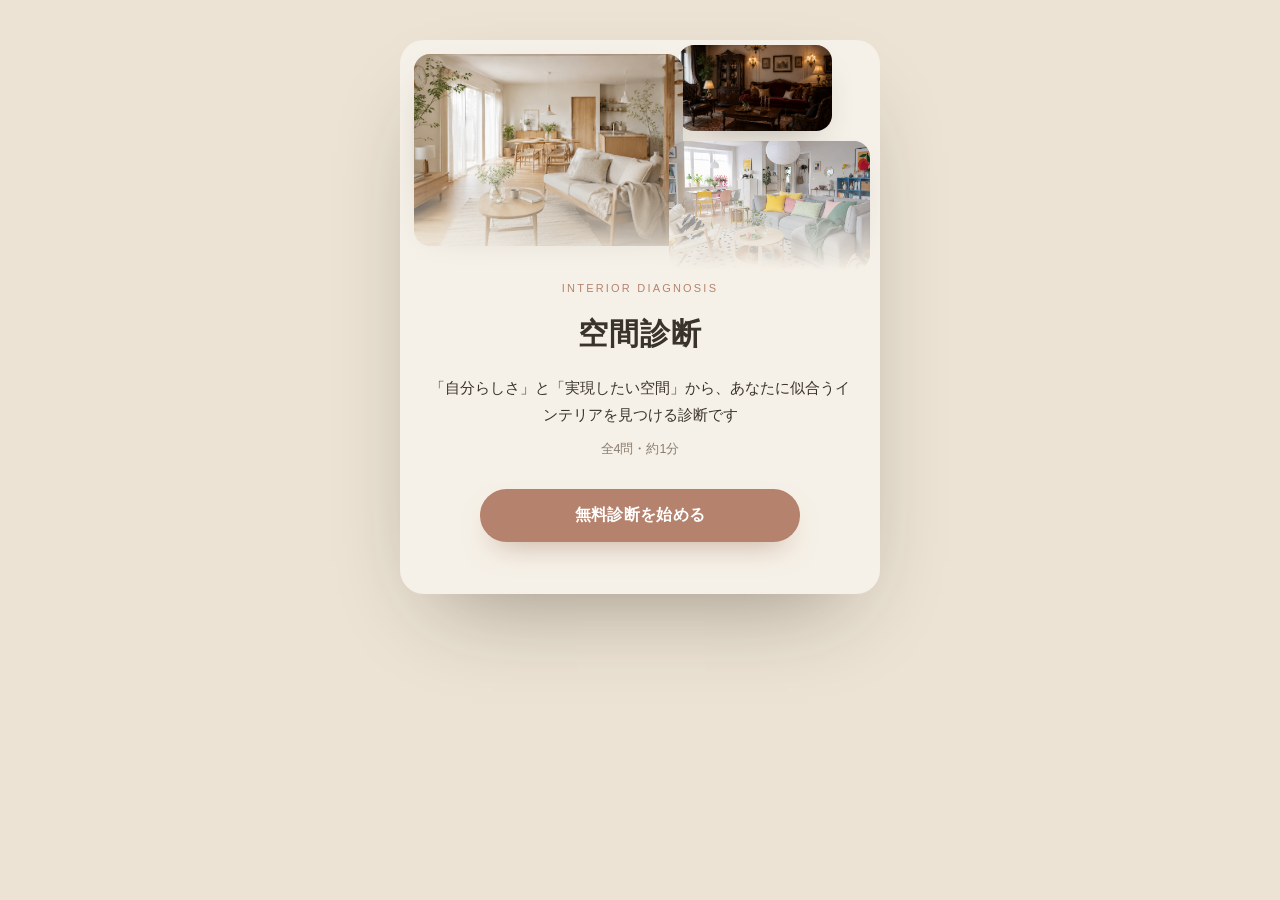
<file: index.html>
<!DOCTYPE html>
<html lang="ja">
<head>
<meta charset="UTF-8">
<meta name="viewport" content="width=device-width, initial-scale=1.0, viewport-fit=cover">
<title>空間診断｜あなたに似合うインテリアを見つける</title>
<meta name="description" content="「自分らしさ」と「実現したい空間」から、あなたに似合うインテリアを見つける空間診断です。全4問・約1分。">
<link rel="stylesheet" href="css/style.css">
</head>
<body>
<div id="app"></div>

<script src="js/data.js"></script>
<script src="js/engine.js"></script>
<script src="js/app.js"></script>
</body>
</html>
</file>
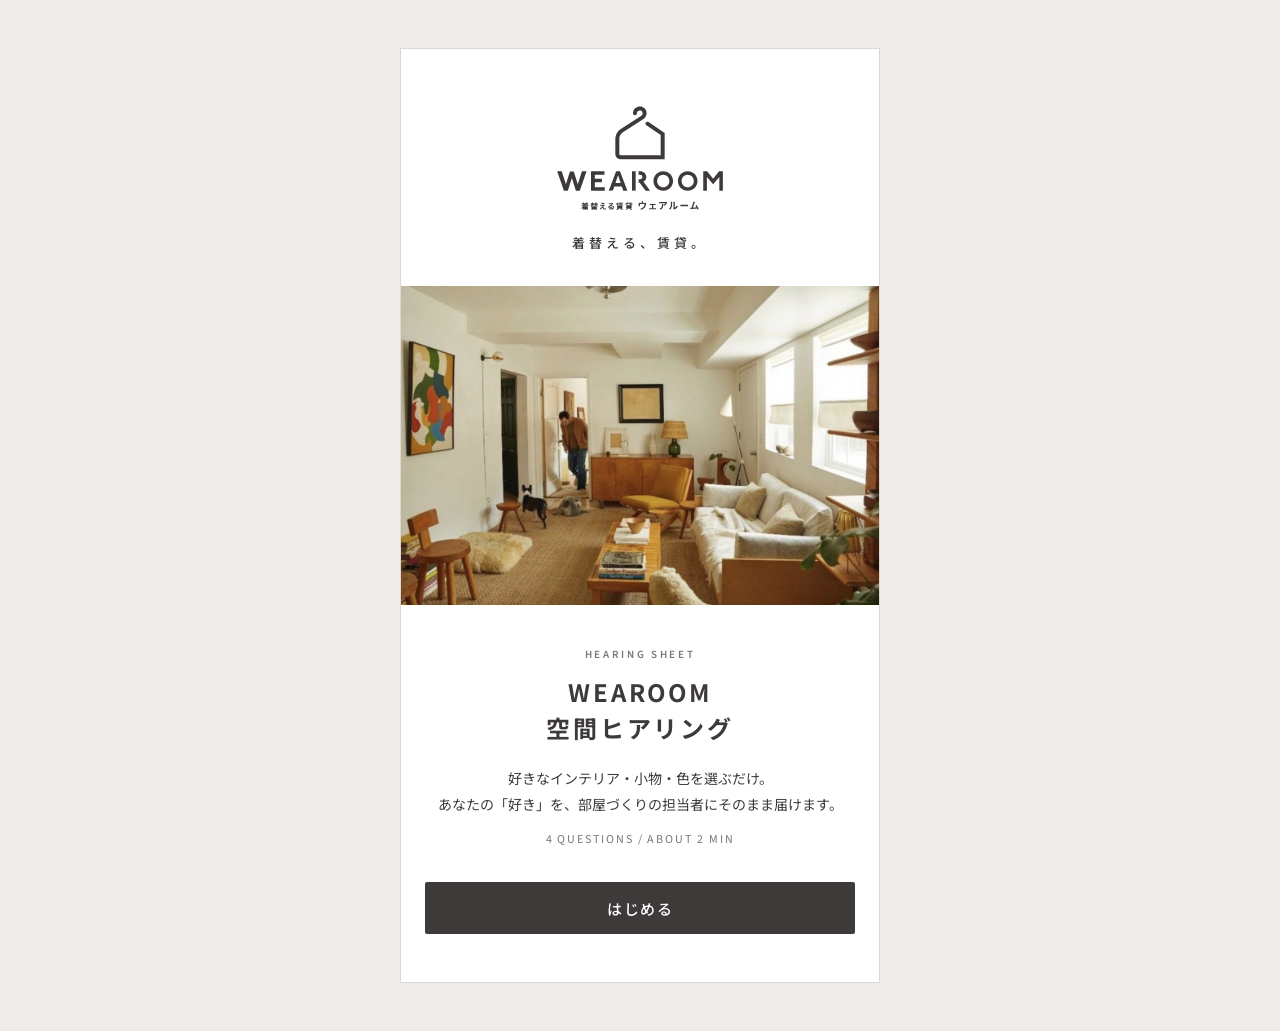
<file: wearoom.html>
<!DOCTYPE html>
<html lang="ja">
<head>
<meta charset="UTF-8">
<meta name="viewport" content="width=device-width, initial-scale=1.0, viewport-fit=cover">
<title>WEAROOM 空間ヒアリング｜着替える、賃貸。</title>
<meta name="description" content="好きなインテリア・小物・色を選ぶだけ。あなたの「好き」を WEAROOM の担当者にそのまま届けるヒアリングシートです。全4問・約2分。">
<meta name="robots" content="noindex">
<link rel="preconnect" href="https://fonts.googleapis.com">
<link rel="preconnect" href="https://fonts.gstatic.com" crossorigin>
<link href="https://fonts.googleapis.com/css2?family=Noto+Sans+JP:wght@400;500;700&family=Source+Sans+3:wght@400;600&display=swap" rel="stylesheet">
<link rel="stylesheet" href="css/wearoom.css?v=20261019b">
</head>
<body>
<div id="app"></div>

<script src="js/config.js?v=20261019b"></script>
<script src="js/data.js?v=20261019b"></script>
<script src="js/engine.js?v=20261019b"></script>
<script src="js/submission.js?v=20261019b"></script>
<script src="js/sheet.js?v=20261019b"></script>
</body>
</html>
</file>
<file: css/style.css>
/* ==========================================================
   空間診断 — style.css
   スマホファースト・オフライン動作・外部フォント不使用
   ========================================================== */

:root {
  --bg: #f6f1e8;
  --page-bg: #ece3d4;
  --surface: #ffffff;
  --text: #3a332c;
  --text-soft: #8a7d70;
  --accent: #b5836d;
  --accent-dark: #96654f;
  --line: #e5d9c8;
  --shadow-sm: 0 8px 20px -14px rgba(58, 51, 44, 0.35);
  --shadow-md: 0 16px 36px -18px rgba(58, 51, 44, 0.4);
  --radius-lg: 24px;
  --radius-md: 14px;
  --radius-sm: 8px;
}

*,
*::before,
*::after {
  box-sizing: border-box;
}

html,
body {
  margin: 0;
  padding: 0;
}

body {
  font-family: -apple-system, BlinkMacSystemFont, "Hiragino Kaku Gothic ProN",
    "Hiragino Sans", "Yu Gothic Medium", "Yu Gothic", Meiryo, sans-serif;
  background: var(--page-bg);
  color: var(--text);
  line-height: 1.6;
  -webkit-font-smoothing: antialiased;
}

button {
  font-family: inherit;
  cursor: pointer;
  border: none;
  background: none;
  color: inherit;
}

img {
  display: block;
  max-width: 100%;
}

h1,
h2,
h3,
p {
  margin: 0;
}

#app {
  background: var(--bg);
  min-height: 100vh;
  position: relative;
}

@media (min-width: 560px) {
  body {
    padding: 40px 16px;
  }
  #app {
    max-width: 480px;
    margin: 0 auto;
    border-radius: var(--radius-lg);
    box-shadow: 0 40px 90px -40px rgba(40, 30, 20, 0.45);
    overflow: hidden;
    min-height: auto;
  }
}

/* ---------- 共通ボタン ---------- */
.btn-primary {
  display: inline-flex;
  align-items: center;
  justify-content: center;
  width: 100%;
  padding: 16px 20px;
  background: var(--accent);
  color: #fff;
  font-size: 15.5px;
  font-weight: 700;
  letter-spacing: 0.02em;
  border-radius: 999px;
  box-shadow: 0 14px 30px -14px rgba(150, 101, 79, 0.55);
  transition: transform 0.2s ease, opacity 0.2s ease, box-shadow 0.2s ease;
}
.btn-primary:active {
  transform: translateY(1px) scale(0.99);
}
.btn-primary:disabled {
  opacity: 0.35;
  box-shadow: none;
  cursor: not-allowed;
}

.link-back {
  font-size: 13px;
  color: var(--text-soft);
  text-decoration: underline;
  text-underline-offset: 3px;
  padding: 10px 4px;
  white-space: nowrap;
  flex-shrink: 0;
}

/* ---------- フェード・アニメーション ---------- */
@keyframes fadeInUp {
  from {
    opacity: 0;
    transform: translateY(12px);
  }
  to {
    opacity: 1;
    transform: none;
  }
}
.fade-in {
  animation: fadeInUp 0.55s ease both;
}

/* ==========================================================
   TOP 画面
   ========================================================== */
.screen-top {
  position: relative;
}
.hero-collage {
  position: relative;
  height: 240px;
  overflow: hidden;
}
.collage-photo {
  position: absolute;
  border-radius: 16px;
  overflow: hidden;
  box-shadow: var(--shadow-md);
  background: #ddd;
}
.collage-photo img {
  width: 100%;
  height: 100%;
  object-fit: cover;
}
.collage-photo.c1 {
  width: 56%;
  height: 80%;
  top: 6%;
  left: 3%;
  z-index: 2;
}
.collage-photo.c2 {
  width: 42%;
  height: 54%;
  bottom: 4%;
  right: 2%;
  z-index: 3;
}
.collage-photo.c3 {
  width: 32%;
  height: 36%;
  top: 2%;
  right: 10%;
  z-index: 1;
}
.hero-fade {
  position: absolute;
  inset: 0;
  background: linear-gradient(180deg, rgba(246, 241, 232, 0) 50%, var(--bg) 96%);
  z-index: 4;
}
.top-body {
  position: relative;
  z-index: 5;
  margin-top: -30px;
  padding: 30px 26px 52px;
  text-align: center;
}
.eyebrow {
  font-size: 11px;
  letter-spacing: 0.2em;
  color: var(--accent);
  text-transform: uppercase;
  margin-bottom: 12px;
}
.app-title {
  font-size: 30px;
  font-weight: 800;
  margin-bottom: 16px;
  letter-spacing: 0.04em;
}
.lead {
  font-size: 15px;
  line-height: 1.85;
  margin-bottom: 10px;
}
.sub-note {
  font-size: 12.5px;
  color: var(--text-soft);
  margin-bottom: 30px;
}
.btn-start {
  max-width: 320px;
  margin: 0 auto;
}

/* ==========================================================
   Q1〜Q4 質問画面
   ========================================================== */
.q-header {
  position: sticky;
  top: 0;
  z-index: 10;
  background: rgba(246, 241, 232, 0.94);
  backdrop-filter: blur(8px);
  padding: 16px 20px 10px;
}
.q-progress {
  height: 4px;
  background: var(--line);
  border-radius: 4px;
  overflow: hidden;
  margin-bottom: 8px;
}
.q-progress i {
  display: block;
  height: 100%;
  background: var(--accent);
  border-radius: 4px;
  transition: width 0.4s ease;
}
.q-meta {
  display: flex;
  justify-content: flex-end;
}
.q-count {
  font-size: 12.5px;
  color: var(--text-soft);
  letter-spacing: 0.04em;
}
.q-body {
  padding: 20px 20px 12px;
}
.q-title {
  font-size: 19px;
  font-weight: 700;
  margin-bottom: 6px;
  line-height: 1.5;
}
.q-note {
  font-size: 12.5px;
  color: var(--text-soft);
  margin-bottom: 20px;
}

.opt-grid {
  display: grid;
  grid-template-columns: 1fr 1fr;
  gap: 12px;
}

.opt-card {
  display: flex;
  flex-direction: column;
  align-items: stretch;
  text-align: left;
  background: var(--surface);
  border: 2px solid transparent;
  border-radius: var(--radius-md);
  padding: 6px;
  box-shadow: var(--shadow-sm);
  transition: transform 0.18s ease, border-color 0.18s ease, box-shadow 0.18s ease;
}
.opt-card:active {
  transform: scale(0.97);
}
.opt-card.is-selected {
  border-color: var(--accent);
  box-shadow: 0 10px 22px -12px rgba(181, 131, 109, 0.55);
  transform: scale(1.02);
}
.opt-thumb {
  position: relative;
  display: block;
  width: 100%;
  border-radius: 10px;
  overflow: hidden;
  background: #e9e2d4;
}
.opt-thumb.aspect-landscape {
  aspect-ratio: 4 / 3;
}
.opt-thumb.aspect-wide {
  /* 配色画像は切り抜かず全体を表示する */
  aspect-ratio: auto;
  background: #fff;
}
.opt-thumb img {
  width: 100%;
  height: 100%;
  object-fit: cover;
}
.opt-thumb.aspect-wide img {
  height: auto;
  object-fit: contain;
}
.opt-check {
  position: absolute;
  top: 6px;
  right: 6px;
  width: 22px;
  height: 22px;
  border-radius: 50%;
  background: var(--accent);
  color: #fff;
  font-size: 12px;
  line-height: 1;
  display: flex;
  align-items: center;
  justify-content: center;
  opacity: 0;
  transform: scale(0.5);
  transition: opacity 0.15s ease, transform 0.15s ease;
}
.opt-card.is-selected .opt-check {
  opacity: 1;
  transform: scale(1);
}
.opt-caption {
  margin-top: 6px;
  font-size: 12px;
  color: var(--text-soft);
  line-height: 1.4;
  padding: 0 2px 2px;
}

.q-footer {
  position: sticky;
  bottom: 0;
  left: 0;
  right: 0;
  background: rgba(246, 241, 232, 0.94);
  backdrop-filter: blur(8px);
  padding: 12px 20px calc(12px + env(safe-area-inset-bottom));
  border-top: 1px solid var(--line);
  margin-top: 24px;
}
.q-footer-inner {
  display: flex;
  align-items: center;
  gap: 16px;
  max-width: 480px;
  margin: 0 auto;
}
.q-footer-inner .btn-next {
  flex: 1;
}

@media (min-width: 560px) {
  .q-header {
    border-radius: var(--radius-lg) var(--radius-lg) 0 0;
  }
  .q-footer {
    border-radius: 0 0 var(--radius-lg) var(--radius-lg);
  }
}

/* ==========================================================
   診断中
   ========================================================== */
.screen-loading {
  min-height: 70vh;
  display: flex;
  flex-direction: column;
  align-items: center;
  justify-content: center;
  gap: 22px;
  text-align: center;
  padding: 40px 24px;
}
.spinner {
  width: 46px;
  height: 46px;
  border-radius: 50%;
  border: 4px solid var(--line);
  border-top-color: var(--accent);
  animation: spin 0.9s linear infinite;
}
@keyframes spin {
  to {
    transform: rotate(360deg);
  }
}
.loading-text {
  font-size: 14px;
  color: var(--text-soft);
  letter-spacing: 0.02em;
}

/* ==========================================================
   結果 LP
   ========================================================== */
.screen-result {
  padding: 34px 20px 56px;
}
.r-header {
  text-align: center;
  margin-bottom: 38px;
}
.r-kicker {
  font-size: 13px;
  color: var(--text-soft);
  letter-spacing: 0.08em;
  margin-bottom: 10px;
}
.r-name {
  font-size: 28px;
  font-weight: 800;
  margin-bottom: 14px;
  line-height: 1.35;
}
.r-catch {
  font-size: 14.5px;
  color: var(--text-soft);
  line-height: 1.85;
}
.lean-note {
  margin-top: 12px;
  font-size: 11.5px;
  color: var(--text-soft);
}

.r-section {
  margin-bottom: 42px;
}
.r-heading {
  font-size: 15px;
  font-weight: 700;
  margin-bottom: 18px;
  padding-left: 12px;
  border-left: 4px solid var(--accent);
}

/* 4象限マップ */
.quadrant-map {
  width: 100%;
  max-width: 320px;
  display: block;
  margin: 0 auto;
  overflow: visible;
}
.map-axis {
  stroke: var(--line);
  stroke-width: 1.5;
}
.map-axis-label {
  font-size: 10.5px;
  fill: var(--text-soft);
}
.map-label {
  font-size: 9.5px;
  text-anchor: middle;
}
.map-user-dot {
  fill: #fff;
  stroke: var(--text);
  stroke-width: 2;
}
.map-user-label {
  font-size: 9.5px;
  fill: var(--text);
  text-anchor: middle;
}
.map-pattern-dot {
  fill: var(--accent);
  stroke: #fff;
  stroke-width: 2;
}
.map-pattern-label {
  font-size: 10.5px;
  fill: var(--accent-dark);
  font-weight: 700;
  text-anchor: middle;
}

/* 傾向バー */
.trait-bars {
  display: flex;
  flex-direction: column;
  gap: 10px;
}
.trait-row {
  display: grid;
  grid-template-columns: 64px 1fr 38px;
  align-items: center;
  gap: 10px;
  font-size: 12.5px;
}
.trait-label {
  color: var(--text-soft);
}
.trait-track {
  height: 8px;
  background: var(--line);
  border-radius: 6px;
  overflow: hidden;
}
.trait-fill {
  display: block;
  height: 100%;
  border-radius: 6px;
  transition: width 0.6s ease;
}
.trait-pct {
  text-align: right;
  color: var(--text-soft);
  font-variant-numeric: tabular-nums;
}

.r-desc {
  font-size: 14px;
  line-height: 1.9;
  color: var(--text);
}

/* 写真・小物グリッド */
.r-grid-2col {
  display: grid;
  grid-template-columns: 1fr 1fr;
  gap: 14px;
}
.media-card {
  background: var(--surface);
  border-radius: var(--radius-md);
  padding: 8px;
  box-shadow: var(--shadow-sm);
}
.media-thumb {
  border-radius: 10px;
  overflow: hidden;
  aspect-ratio: 4 / 3;
  background: #e9e2d4;
}
.media-thumb img {
  width: 100%;
  height: 100%;
  object-fit: cover;
}
.media-caption {
  font-size: 11.5px;
  color: var(--text-soft);
  margin-top: 6px;
  padding: 0 2px;
}

/* 配色 */
.palette-list {
  display: flex;
  flex-direction: column;
  gap: 16px;
}
.palette-card {
  background: var(--surface);
  border-radius: var(--radius-md);
  padding: 16px;
  box-shadow: var(--shadow-sm);
}
.palette-type {
  font-size: 11.5px;
  color: var(--text-soft);
  margin-bottom: 12px;
  letter-spacing: 0.02em;
}
.color-chip-row {
  display: flex;
  gap: 18px;
  flex-wrap: wrap;
}
.color-chip {
  display: flex;
  flex-direction: column;
  align-items: center;
  gap: 6px;
  width: 62px;
}
.color-swatch {
  width: 40px;
  height: 40px;
  border-radius: 50%;
  box-shadow: inset 0 0 0 1px rgba(0, 0, 0, 0.08);
}
.color-name {
  font-size: 10.5px;
  color: var(--text-soft);
  text-align: center;
  line-height: 1.3;
}

/* 素材タグ */
.material-tags {
  display: flex;
  flex-wrap: wrap;
  gap: 8px;
}
.material-tag {
  font-size: 12px;
  padding: 8px 16px;
  border: 1px solid var(--line);
  border-radius: 999px;
  color: var(--text-soft);
  background: var(--surface);
}

/* もう一度診断する */
.r-restart {
  margin-top: 46px;
  text-align: center;
}
.btn-restart {
  max-width: 280px;
  margin: 0 auto;
  background: transparent;
  color: var(--accent-dark);
  border: 1.5px solid var(--accent);
  box-shadow: none;
}
.btn-restart:active {
  background: rgba(181, 131, 109, 0.08);
}
</file>
<file: css/wearoom.css>
/* ==========================================================
   WEAROOM 空間ヒアリング — wearoom.css
   VI 準拠: メイン WHITE / サブエリア C25M25Y25 (#C8BDB7) / 文字 K90 (#3E3A39)
   色要素は写真のみ。角丸は最小、影なし、余白広め。
   ========================================================== */

:root {
  --w-white: #ffffff;
  --w-sub: #c8bdb7;
  --w-sub-soft: #efebe9;
  --w-ink: #3e3a39;
  --w-ink-soft: #7d7674;
  --w-line: #ddd6d2;
  --w-error: #c45144;
  --w-radius: 2px;
  --w-font-jp: "Noto Sans JP", "Hiragino Sans", "Hiragino Kaku Gothic ProN", "Yu Gothic", Meiryo, sans-serif;
  --w-font-en: "Source Sans 3", "Noto Sans JP", "Hiragino Sans", sans-serif;
  --w-gutter: 24px;
}

*, *::before, *::after { box-sizing: border-box; }
html, body { margin: 0; padding: 0; }
body {
  font-family: var(--w-font-jp);
  font-weight: 400;
  background: var(--w-sub-soft);
  color: var(--w-ink);
  line-height: 1.8;
  -webkit-font-smoothing: antialiased;
}
button { font-family: inherit; cursor: pointer; border: none; background: none; color: inherit; }
img { display: block; max-width: 100%; }
h1, h2, h3, p, ul { margin: 0; }
ul { padding: 0; list-style: none; }
input, textarea { font-family: inherit; font-size: 16px; color: inherit; }

#app { background: var(--w-white); min-height: 100vh; position: relative; }

@media (min-width: 560px) {
  body { padding: 48px 16px; }
  #app {
    max-width: 480px;
    margin: 0 auto;
    min-height: auto;
    border: 1px solid var(--w-line);
  }
}

/* ---------- 共通 ---------- */
.w-eyebrow {
  font-family: var(--w-font-en);
  font-size: 11px;
  font-weight: 600;
  letter-spacing: 0.24em;
  text-transform: uppercase;
  color: var(--w-ink-soft);
}
.w-btn {
  display: block;
  width: 100%;
  min-height: 52px;
  padding: 14px 20px;
  background: var(--w-ink);
  color: var(--w-white);
  font-size: 15px;
  font-weight: 500;
  letter-spacing: 0.1em;
  border-radius: var(--w-radius);
  transition: opacity 0.15s;
}
.w-btn:active { opacity: 0.8; }
.w-btn:disabled { background: var(--w-sub); color: var(--w-white); cursor: default; }
.w-btn--ghost {
  background: var(--w-white);
  color: var(--w-ink);
  border: 1px solid var(--w-ink);
}
.w-link {
  font-size: 13px;
  letter-spacing: 0.08em;
  color: var(--w-ink);
  text-decoration: underline;
  text-underline-offset: 4px;
  padding: 4px 0;
}
.w-error { color: var(--w-error); font-size: 12px; line-height: 1.6; }

.w-header {
  display: flex;
  align-items: center;
  gap: 10px;
  height: 52px;
  padding: 0 var(--w-gutter);
  border-bottom: 1px solid var(--w-line);
  background: var(--w-white);
  position: sticky;
  top: 0;
  z-index: 5;
}
.w-header-symbol { height: 22px; width: auto; }
.w-header-title {
  font-size: 12px;
  font-weight: 500;
  letter-spacing: 0.2em;
}

/* ---------- TOP ---------- */
.screen-top { padding-bottom: 48px; }
.top-brand {
  padding: 56px var(--w-gutter) 32px;
  text-align: center;
}
.top-logo { width: 168px; margin: 0 auto 20px; }
.top-tagline {
  font-size: 13px;
  font-weight: 500;
  letter-spacing: 0.3em;
}
.top-photo { background: var(--w-white); }
.top-photo img { display: block; width: 100%; aspect-ratio: 4 / 3; object-fit: cover; }
@media (min-width: 720px) {
  .top-photo img { aspect-ratio: 3 / 2; }
}
.top-body { padding: 40px var(--w-gutter) 0; text-align: center; }
.top-title {
  margin-top: 10px;
  font-size: 24px;
  font-weight: 700;
  letter-spacing: 0.12em;
  line-height: 1.5;
}
.top-lead { margin-top: 20px; font-size: 14px; color: var(--w-ink); }
.top-note {
  margin-top: 12px;
  font-family: var(--w-font-en);
  font-size: 12px;
  letter-spacing: 0.16em;
  color: var(--w-ink-soft);
}
.btn-start { margin-top: 32px; }

/* ---------- 設問 ---------- */
.q-progress { height: 2px; background: var(--w-sub-soft); }
.q-progress i { display: block; height: 100%; background: var(--w-ink); transition: width 0.3s; }
.q-body { padding: 28px var(--w-gutter) 120px; }
.q-count {
  font-family: var(--w-font-en);
  font-size: 12px;
  font-weight: 600;
  letter-spacing: 0.24em;
  color: var(--w-ink-soft);
}
.q-title { margin-top: 8px; font-size: 19px; font-weight: 700; letter-spacing: 0.06em; line-height: 1.6; }
.q-note { margin-top: 6px; font-size: 12px; letter-spacing: 0.06em; color: var(--w-ink-soft); }
.opt-grid {
  margin-top: 22px;
  display: grid;
  grid-template-columns: repeat(2, 1fr);
  gap: 12px;
}
.opt-card { display: block; width: 100%; text-align: left; padding: 0; }
.opt-thumb {
  display: block;
  position: relative;
  overflow: hidden;
  border: 1px solid var(--w-line);
  border-radius: var(--w-radius);
  background: var(--w-sub-soft);
  transition: border-color 0.15s;
}
.opt-thumb.aspect-landscape { aspect-ratio: 4 / 3; }
.opt-thumb.aspect-wide { aspect-ratio: 16 / 9; }
.opt-thumb img { width: 100%; height: 100%; object-fit: cover; }
.opt-thumb.aspect-wide img { object-fit: contain; background: var(--w-white); }
.opt-card.is-selected .opt-thumb { border: 2px solid var(--w-ink); }
.opt-check {
  position: absolute;
  top: 8px;
  right: 8px;
  width: 24px;
  height: 24px;
  display: grid;
  place-items: center;
  background: var(--w-ink);
  color: var(--w-white);
  font-size: 13px;
  border-radius: var(--w-radius);
  opacity: 0;
  transition: opacity 0.15s;
}
.opt-card.is-selected .opt-check { opacity: 1; }
.opt-caption { display: block; margin-top: 8px; font-size: 12px; letter-spacing: 0.04em; line-height: 1.5; }

.q-footer {
  position: fixed;
  left: 0;
  right: 0;
  bottom: 0;
  background: rgba(255, 255, 255, 0.96);
  border-top: 1px solid var(--w-line);
  padding: 12px var(--w-gutter) calc(12px + env(safe-area-inset-bottom, 0px));
  z-index: 5;
}
.q-footer-inner { display: flex; align-items: center; gap: 16px; max-width: 480px; margin: 0 auto; }
.q-footer-inner .link-back { flex: none; }
.q-footer-inner .w-btn { flex: 1; }
@media (min-width: 560px) {
  .q-footer { position: sticky; }
}

/* ---------- 回答内容の確認 ---------- */
.c-intro { padding: 32px var(--w-gutter) 8px; }
.c-heading { margin-top: 8px; font-size: 22px; font-weight: 700; letter-spacing: 0.1em; }
.c-lead { margin-top: 12px; font-size: 13px; color: var(--w-ink-soft); }
.c-block { padding: 24px var(--w-gutter); border-top: 1px solid var(--w-line); }
.c-block-head { display: flex; align-items: flex-end; justify-content: space-between; gap: 12px; }
.c-title { font-size: 15px; font-weight: 700; letter-spacing: 0.06em; margin-top: 4px; }
.c-edit { flex: none; }
.c-items {
  margin-top: 14px;
  display: grid;
  grid-template-columns: repeat(3, 1fr);
  gap: 8px;
}
.c-item { min-width: 0; }
.c-thumb {
  display: block;
  overflow: hidden;
  border: 1px solid var(--w-line);
  border-radius: var(--w-radius);
  background: var(--w-sub-soft);
}
.c-thumb.aspect-landscape { aspect-ratio: 4 / 3; }
.c-thumb.aspect-wide { aspect-ratio: 16 / 9; }
.c-thumb img { width: 100%; height: 100%; object-fit: cover; }
.c-thumb.aspect-wide img { object-fit: contain; background: var(--w-white); }
.c-name { display: block; margin-top: 6px; font-size: 11px; line-height: 1.4; letter-spacing: 0.02em; }
.c-empty { margin-top: 12px; font-size: 13px; color: var(--w-ink-soft); }

/* ---------- お客様情報フォーム ---------- */
.c-form { padding: 28px var(--w-gutter) 48px; border-top: 1px solid var(--w-line); background: var(--w-white); }
.w-field { display: block; margin-top: 20px; }
.w-label { display: block; font-size: 13px; font-weight: 500; letter-spacing: 0.06em; margin-bottom: 8px; }
.w-label em, .w-label small {
  font-style: normal;
  font-size: 10px;
  font-weight: 500;
  letter-spacing: 0.1em;
  margin-left: 8px;
  padding: 1px 6px;
  border-radius: var(--w-radius);
}
.w-label em { background: var(--w-ink); color: var(--w-white); }
.w-label small { border: 1px solid var(--w-sub); color: var(--w-ink-soft); }
.w-field input, .w-field textarea {
  display: block;
  width: 100%;
  padding: 12px 14px;
  border: 1px solid var(--w-sub);
  border-radius: var(--w-radius);
  background: var(--w-white);
  line-height: 1.5;
}
.w-field input:focus, .w-field textarea:focus { outline: none; border-color: var(--w-ink); }
.w-field.has-error input, .w-field.has-error textarea { border-color: var(--w-error); }
.w-field .w-error { display: block; margin-top: 6px; min-height: 0; }
.c-privacy { margin-top: 20px; font-size: 11px; line-height: 1.7; color: var(--w-ink-soft); }
.btn-submit { margin-top: 20px; }
.c-submit-error { margin-top: 12px; text-align: center; }

/* ---------- 送信中 / 完了 / 失敗 ---------- */
.screen-status { padding: 72px var(--w-gutter) 64px; text-align: center; }
.status-logo { width: 140px; margin: 0 auto 28px; }
.status-symbol { width: 56px; margin: 0 auto 24px; }
.status-title { font-size: 22px; font-weight: 700; letter-spacing: 0.12em; }
.status-text { margin-top: 16px; font-size: 14px; }
.status-id {
  margin-top: 20px;
  font-family: var(--w-font-en);
  font-size: 12px;
  letter-spacing: 0.12em;
  color: var(--w-ink-soft);
}
.status-note { margin-top: 12px; font-size: 12px; color: var(--w-ink-soft); }
.status-actions { margin-top: 32px; display: grid; gap: 12px; }
.status-actions .w-link { justify-self: center; margin-top: 8px; }
.status-detail {
  margin-top: 16px;
  padding: 12px;
  background: var(--w-sub-soft);
  font-size: 12px;
  text-align: left;
  word-break: break-all;
  color: var(--w-ink-soft);
}
.w-spinner {
  width: 28px;
  height: 28px;
  margin: 0 auto 24px;
  border: 2px solid var(--w-sub);
  border-top-color: var(--w-ink);
  border-radius: 50%;
  animation: w-spin 0.9s linear infinite;
}
@keyframes w-spin { to { transform: rotate(360deg); } }
.fade-in { animation: w-fade 0.3s ease-out; }
@keyframes w-fade { from { opacity: 0; } to { opacity: 1; } }
</file>
